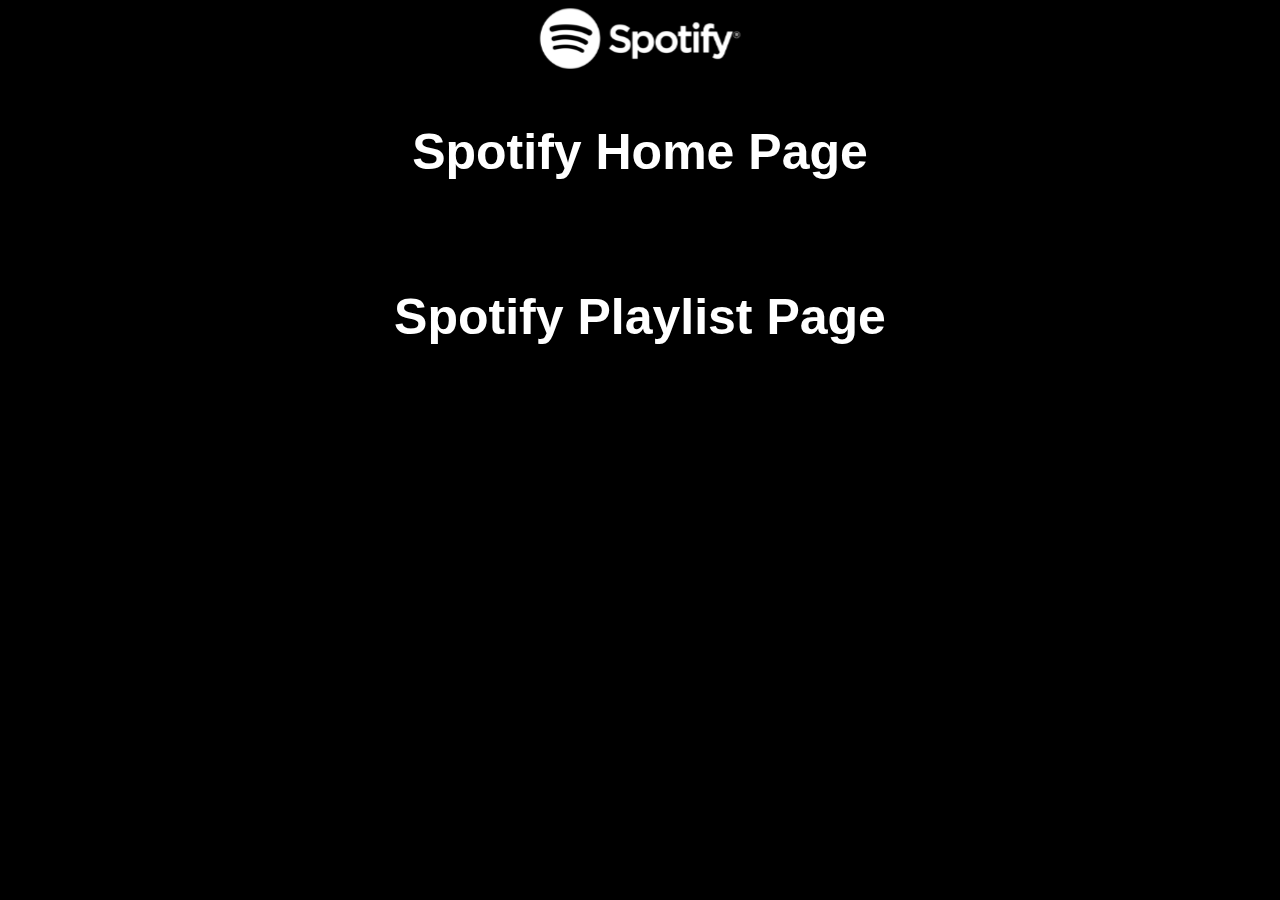
<file: index.html>
<!DOCTYPE html>
<html lang="en">

<head>
  <meta charset="UTF-8">
  <meta name="viewport" content="width=device-width, initial-scale=1.0">
  <style>
    h1 {
      font-size: 50px;
      font-family: 'Segoe UI', Tahoma, Geneva, Verdana, sans-serif;
      color: rgb(255, 255, 255);
      background-color: rgb(0, 0, 0);
      padding: 20px;
    }

    body {
      background-color: rgb(0, 0, 0);
      display: flex;
      justify-content: center;
      align-items: center;
      flex-direction: column;
    }

    a {
      text-decoration: none;
    }
    img{
      padding: 0px auto;
    }
  </style>
  <title>Spotify Clone</title>
</head>

<body>
  <img src="./assets/images/Spotify logo.svg"  alt="">
  <a href="./home.html" target="_blank"><h1>Spotify Home Page</h1></a>
  <a href="./playtlist.html" target="_blank"><h1>Spotify Playlist Page</h1></a>

</body>

</html>
</file>
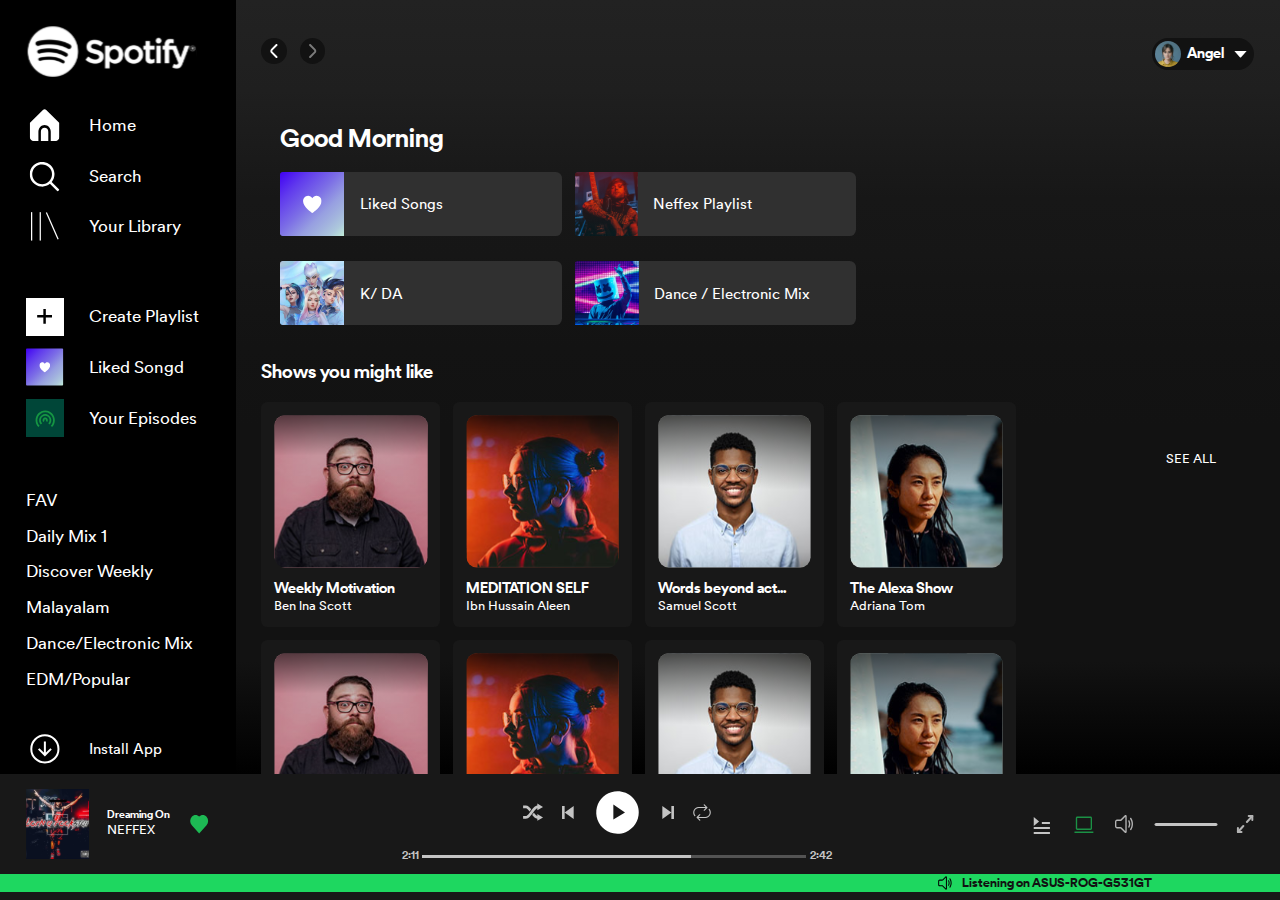
<file: home.html>
<!DOCTYPE html>
<html lang="en">

<head>
  <meta charset="UTF-8">
  <meta name="viewport" content="width=device-width, initial-scale=1.0">
  <link rel="stylesheet" href="style.css">
  <title>Spotify Clone</title>
</head>

<body>
  <div class="main">
    <div class="left_menu">
      <div class="side">
        <div class="logo marginbtm">
          <img src="./assets/images/Spotify logo.svg" alt="">
        </div>
        <div class="side_btns">
          <div><img src="./assets/images/fi-ss-home.svg" alt=""></div>Home
        </div>
        <div class="side_btns">
          <div><img src="./assets/images/fi-rs-search.svg" alt=""></div>Search
        </div>
        <div class="side_btns marginbtm">
          <div><img src="./assets/images/library.svg" alt=""></div>Your Library
        </div>
      </div>
      <div class="side">
        <div class="side_btns">
          <div style="background-color: white;"><img src="./assets/images/fi-ss-plus-small.svg" alt=""></div>Create
          Playlist
        </div>
        <div class="side_btns">
          <div><img src="./assets/images/Group 2.svg" alt=""></div>Liked Songd
        </div>
        <div class="side_btns">
          <div style="background-color: #004638;
        ;"><img src="./assets/images/gg_media-podcast.svg" alt=""></div>Your Episodes
        </div>
      </div>
      <div class="side">
        <h2 class="side_btns">FAV</h2>
        <h2 class="side_btns">Daily Mix 1</h2>
        <h2 class="side_btns">Discover Weekly</h2>
        <h2 class="side_btns">Malayalam</h2>
        <h2 class="side_btns">Dance/Electronic Mix</h2>
        <h2 class="side_btns">EDM/Popular</h2>
      </div>
      <div class="side_btns small">
        <div><img src="./assets/images/grommet-icons_install-option.svg" alt=""></div>
        Install App
      </div>
    </div>
    <div class="content">
      <div class="content_nav">
        <div class="arrows_contnr">
          <div class="arrow_box">
            <img src="./assets/images/fi-rr-angle-small-left.svg" alt="">
          </div>
          <div class="arrow_box">
            <img src="./assets/images/fi-rr-angle-small-right.svg" alt="">
          </div>
        </div>
        <div class="profile_toggle">
          <img class="profile_img" src="./assets/images/Ellipse 3.svg" alt="">
          <h5>Angel</h5>
          <img src="./assets/images/fi-ss-caret-down.svg" alt="">
        </div>

      </div>
      <div class="content_playlists">
        <h1>Good Morning</h1>
        <div class="playlists">
          <div class="playlist"><img class="plylist_img" src="./assets/images/liked.svg" alt="">Liked Songs</div>
          <div class="playlist"><img class="plylist_img" src="./assets/images/Group 1.svg" alt="">Neffex Playlist</div>
          <div class="playlist"><img class="plylist_img" src="./assets/images/k.svg" alt="">K/ DA</div>
          <div class="playlist"><img class="plylist_img" src="./assets/images/mash.svg" alt="">Dance / Electronic Mix
          </div>
        </div>
      </div>
      <div class="content_shows">
        <h2>Shows you might like</h2>
        <div class="shows">
          <div class="show">
            <img class="show_img" src="./assets/images/Rectangle 16.svg" alt="">
            <h5>Weekly Motivation</h5>
            <p>Ben lna Scott</p>
          </div>
          <div class="show">
            <img class="show_img" src="./assets/images/Rectangle 16 (1).svg" alt="">
            <h5>MEDITATION SELF</h5>
            <p>Ibn Hussain Aleen</p>
          </div>
          <div class="show">
            <img class="show_img" src="./assets/images/Rectangle 16 (2).svg" alt="">
            <h5>Words beyond act...</h5>
            <p>Samuel Scott</p>
          </div>
          <div class="show">
            <img class="show_img" src="./assets/images/Rectangle 16 (3).svg" alt="">
            <h5>The Alexa Show</h5>
            <p>Adriana Tom</p>
          </div>
          <div class="show">
            <img class="show_img" src="./assets/images/Rectangle 16.svg" alt="">
            <h5>Weekly Motivation</h5>
            <p>Ben lna Scott</p>
          </div>
          <div class="show">
            <img class="show_img" src="./assets/images/Rectangle 16 (1).svg" alt="">
            <h5>MEDITATION SELF</h5>
            <p>Ibn Hussain Aleen</p>
          </div>
          <div class="show">
            <img class="show_img" src="./assets/images/Rectangle 16 (2).svg" alt="">
            <h5>Words beyond act...</h5>
            <p>Samuel Scott</p>
          </div>
          <div class="show">
            <img class="show_img" src="./assets/images/Rectangle 16 (3).svg" alt="">
            <h5>The Alexa Show</h5>
            <p>Adriana Tom</p>
          </div>
          <div class="show">
            <img class="show_img" src="./assets/images/Rectangle 16.svg" alt="">
            <h5>Weekly Motivation</h5>
            <p>Ben lna Scott</p>
          </div>
          <div class="show">
            <img class="show_img" src="./assets/images/Rectangle 16 (1).svg" alt="">
            <h5>MEDITATION SELF</h5>
            <p>Ibn Hussain Aleen</p>
          </div>
          <div class="show">
            <img class="show_img" src="./assets/images/Rectangle 16 (2).svg" alt="">
            <h5>Words beyond act...</h5>
            <p>Samuel Scott</p>
          </div>
          <div class="show">
            <img class="show_img" src="./assets/images/Rectangle 16 (3).svg" alt="">
            <h5>The Alexa Show</h5>
            <p>Adriana Tom</p>
          </div>
          <div class="show">
            <img class="show_img" src="./assets/images/Rectangle 16.svg" alt="">
            <h5>Weekly Motivation</h5>
            <p>Ben lna Scott</p>
          </div>
          <div class="show">
            <img class="show_img" src="./assets/images/Rectangle 16 (1).svg" alt="">
            <h5>MEDITATION SELF</h5>
            <p>Ibn Hussain Aleen</p>
          </div>
          <div class="show">
            <img class="show_img" src="./assets/images/Rectangle 16 (2).svg" alt="">
            <h5>Words beyond act...</h5>
            <p>Samuel Scott</p>
          </div>
          <div class="show">
            <img class="show_img" src="./assets/images/Rectangle 16 (3).svg" alt="">
            <h5>The Alexa Show</h5>
            <p>Adriana Tom</p>
          </div>
          <div class="show">
            <img class="show_img" src="./assets/images/Rectangle 16.svg" alt="">
            <h5>Weekly Motivation</h5>
            <p>Ben lna Scott</p>
          </div>
          <div class="show">
            <img class="show_img" src="./assets/images/Rectangle 16 (1).svg" alt="">
            <h5>MEDITATION SELF</h5>
            <p>Ibn Hussain Aleen</p>
          </div>
          <div class="show">
            <img class="show_img" src="./assets/images/Rectangle 16 (2).svg" alt="">
            <h5>Words beyond act...</h5>
            <p>Samuel Scott</p>
          </div>
          <div class="show">
            <img class="show_img" src="./assets/images/Rectangle 16 (3).svg" alt="">
            <h5>The Alexa Show</h5>
            <p>Adriana Tom</p>
          </div>
          <div class="show">
            <img class="show_img" src="./assets/images/Rectangle 16.svg" alt="">
            <h5>Weekly Motivation</h5>
            <p>Ben lna Scott</p>
          </div>
          <div class="show">
            <img class="show_img" src="./assets/images/Rectangle 16 (1).svg" alt="">
            <h5>MEDITATION SELF</h5>
            <p>Ibn Hussain Aleen</p>
          </div>
          <div class="show">
            <img class="show_img" src="./assets/images/Rectangle 16 (2).svg" alt="">
            <h5>Words beyond act...</h5>
            <p>Samuel Scott</p>
          </div>
          <div class="show">
            <img class="show_img" src="./assets/images/Rectangle 16 (3).svg" alt="">
            <h5>The Alexa Show</h5>
            <p>Adriana Tom</p>
          </div>
          <div class="show">
            <img class="show_img" src="./assets/images/Rectangle 16.svg" alt="">
            <h5>Weekly Motivation</h5>
            <p>Ben lna Scott</p>
          </div>
          <div class="show">
            <img class="show_img" src="./assets/images/Rectangle 16 (1).svg" alt="">
            <h5>MEDITATION SELF</h5>
            <p>Ibn Hussain Aleen</p>
          </div>
          <div class="show">
            <img class="show_img" src="./assets/images/Rectangle 16 (2).svg" alt="">
            <h5>Words beyond act...</h5>
            <p>Samuel Scott</p>
          </div>
          <div class="show">
            <img class="show_img" src="./assets/images/Rectangle 16 (3).svg" alt="">
            <h5>The Alexa Show</h5>
            <p>Adriana Tom</p>
          </div>
          <div class="show">
            <img class="show_img" src="./assets/images/Rectangle 16.svg" alt="">
            <h5>Weekly Motivation</h5>
            <p>Ben lna Scott</p>
          </div>
          <div class="show">
            <img class="show_img" src="./assets/images/Rectangle 16 (1).svg" alt="">
            <h5>MEDITATION SELF</h5>
            <p>Ibn Hussain Aleen</p>
          </div>
          <div class="show">
            <img class="show_img" src="./assets/images/Rectangle 16 (2).svg" alt="">
            <h5>Words beyond act...</h5>
            <p>Samuel Scott</p>
          </div>
          <div class="show">
            <img class="show_img" src="./assets/images/Rectangle 16 (3).svg" alt="">
            <h5>The Alexa Show</h5>
            <p>Adriana Tom</p>
          </div>
        </div>
      </div>
    </div>
    <p class="see">SEE ALL</p>
  </div>
  <footer>
    <div class="player">
      <div class="song_details">
        <img src="./assets/images/Rectangle 20.svg" alt="">
        <div class="song_data">
          <h5>Dreaming On</h5>
          <p>NEFFEX</p>
        </div>
        <img src="./assets/images/bx_bxs-heart.svg" alt="">
      </div>
      <div class="player_contols">
        <div class="btns ">
          <img src="./assets/images/raphael_shuffle.svg" alt="" class="hidden500">
          <img src="./assets/images/bx_bx-skip-previous.svg" alt="" class="hidden500">
          <img src="./assets/images/gridicons_play.svg" alt="">
          <img src="./assets/images/bx_bx-skip-previous (1).svg" alt="" class="hidden500">
          <img src="./assets/images/fluent_arrow-repeat-all-20-regular.svg" alt="" class="hidden500">
        </div>
        <div class="bar">
          <h5>2:11</h5>
          <div class="progress_bar">
            <div class="progress">
            </div>
          </div>
          <h5>2:42</h5>
        </div>
      </div>
      <div class="sound_controls hidden500
        <img src="./assets/images/ph_microphone-stage.svg" class="hidden">
        <img src="./assets/images/carbon_query-queue.svg" alt="" class="hidden">
        <img src="./assets/images/carbon_laptop.svg" alt="" class="hidden">
        <img src="./assets/images/fluent_speaker-2-24-regular.svg" alt="">
        <img src="./assets/images/Rectangle 17.svg" class="rectangle hidden500">
        <img src="./assets/images/Group (1).svg" alt="" class="hidden">
      </div>

    </div>
    <div class="green_bottom hidden500">
      <img src="./assets/images/Group.svg" alt="">
      <p>Listening on ASUS-ROG-G531GT</p>
    </div>
  </footer>

</body>

</html>
</file>
<file: style.css>
@font-face {
  font-family: '.';
  src: url('assets/fonts/bbc2e9aca1a5d8d2e4336b6640783ce5.woff2') format('woff2');
  font-weight: 900;
  font-style: normal;
  font-display: swap;
}

@font-face {
  font-family: 'spoticon';
  src: url('assets/fonts/spoticon-Regular.woff2') format('woff2');
  font-weight: normal;
  font-style: normal;
  font-display: swap;
}

@font-face {
  font-family: '.';
  src: url('assets/fonts/be2a8aaff64ef21a2745e9aaef46cb60.woff2') format('woff2');
  font-weight: bold;
  font-style: normal;
  font-display: swap;
}

@font-face {
  font-family: '.';
  src: url('assets/fonts/8d5b372633b1adf2521a30ba4d0c7315.woff2') format('woff2');
  font-weight: 500;
  font-style: normal;
  font-display: swap;
}

@font-face {
  font-family: '.';
  src: url('assets/fonts/67fb58c82da4d2220bd68014c2fa6b6d.woff2') format('woff2');
  font-weight: bold;
  font-style: normal;
  font-display: swap;
}

@font-face {
  font-family: '.';
  src: url('assets/fonts/b9672b875ac9aa969151da3b68c91350.woff2') format('woff2');
  font-weight: 900;
  font-style: normal;
  font-display: swap;
}

@font-face {
  font-family: 'spoticon';
  src: url('assets/fonts/spoticon-Regular.woff2') format('woff2');
  font-weight: normal;
  font-style: normal;
  font-display: swap;
}

@font-face {
  font-family: '.';
  src: url('assets/fonts/fe2334d6ab2e37ce4dbb47ffd1ec9838.woff2') format('woff2');
  font-weight: bold;
  font-style: normal;
  font-display: swap;
}

@font-face {
  font-family: '.';
  src: url('assets/fonts/1380bc27714a0e90a78b33f4c4dc5154.woff2') format('woff2');
  font-weight: 500;
  font-style: normal;
  font-display: swap;
}

@font-face {
  font-family: '.';
  src: url('assets/fonts/abeebe9b72f9728ccf3d5f92e8c6faf4.woff2') format('woff2');
  font-weight: bold;
  font-style: normal;
  font-display: swap;
}

html{
  font-size: 100%;
}

 
*{
  padding: 0px;
  margin: 0px;
  box-sizing: border-box;
  font-family: '.';
}

body{
  background-color: black;
  color: white;
}

body::-webkit-scrollbar {
  display: none;
}

.main{
  display: flex;
  width: 100vw;
  height: 86vh;

}

.left_menu{
  width: 15%;
  margin: 2rem 2rem 0.5rem 2rem;
  display: flex;
  flex-direction: column;
  justify-content: space-between;

}

.logo>img{
  height: 4rem;
}

.marginbtm{
  margin-bottom: 2rem;
}
/* 
.side{
  margin: 2rem;
} */

.side_btns{
  display: flex;
  justify-content: start;
  align-items: center;
  font-size: 1.3rem;
  margin: 1rem 0rem ;
}
.side_btns>div{
  margin-right: 2rem;
  height: 38px;
  width: 38px;
  display: flex;
  justify-content: center;
  align-items: center;
}

h2.side_btns{
  font-weight: 500;
}

.small{
  font-size: 1.2rem;
  align-items: center;
  margin: 0rem;
  /* padding: 0rem 1rem; */
}


.content{
  width: 85%;
  background: linear-gradient(180deg, #222222 0%, #1F1F1F 11.64%, #171717 25.66%, #161616 32.94%, #151515 35.98%, #131313 44.89%, #121212 55.22%, #121212 75.34%, #121212 85.45%, rgba(18, 18, 18, 0) 100%);
  /* padding: 2rem; */
  overflow-y: scroll;
  position: relative;
}

.content_nav, .content_playlists, .content_shows{
  margin: 2rem;
}


.content::-webkit-scrollbar {
  display: none;
}

.content_nav{
  display: flex;
  justify-content: space-between;

  padding: 1rem 0rem;
}

.arrows_contnr{
  display: flex;
  justify-content: space-between;
  width: 5rem;
}
.arrow_box{
  display: flex;
  justify-content: center;
  align-items: center;
  border-radius: 1rem;
  height: 2rem;
  width: 2rem;
  background-color: #121212;
}

.profile_toggle{
  display: flex;
  width: 8rem;
  padding: 3px;
  justify-content: space-between;
  align-items: center;
  background-color: #121212;
  border-radius: 25px;
}
.profile_img{
  height: 2rem;
}
.profile_toggle>h5{
  font-size: 1.2rem;
}

.content_playlists{
  padding: 1.5rem 1.5rem 0rem 1.5rem;
}
.content_playlists>h1{
  font-size: 2rem;
  margin-bottom: 1.5rem;
}

.playlists{
  display: flex;
  flex-wrap: wrap;
  /* justify-content: space; */
  gap: 1rem;
  width: 80%;
  margin-bottom: 2rem;
}
.playlist{
  display: flex;
  align-items: center;
  margin-bottom: 1rem;
  background-color: #303030;
  height: 5rem;
  width: 22rem;
  border-radius: 0.5rem;
  font-size: 1.2rem;
  text-align: center;
}
.playlist:hover{
  cursor: pointer;
  box-shadow: 1px 1px 10px gray;
}
.plylist_img{
  height: 5rem;
  margin-right: 1.2rem;
}

.content_shows>h2{
  margin-bottom: 1.5rem;
}
.shows{
  width: 90%;
  /* height: 20rem; */
  display: flex;
  flex-wrap: wrap;
  gap: 2rem;
}

.show{
  display: flex;
  flex-direction: column;
  justify-content: center;
  background-color: #181818;
  padding: 1rem;
  border-radius: 0.5rem;
  /* height: 15rem; */
  /* width: 12rem; */
}

.show:hover{
  cursor: pointer;
  box-shadow: 1px 1px 10px gray;
}
.show>img{
  height: 12rem;
  margin-bottom: 1rem;
}
.show>h5{
  font-size: 1.2rem;
}

.see{
  position: absolute;
  top: 50%;
  right: 5rem;
}

footer{
  background-color: #181818;
  height: 14vh;
}

.player{
  display: flex;
  justify-content: space-between;
  align-items: center;
  padding: 1rem 2rem 1rem 2rem;

}

.song_details{
  display: flex;
  align-items: center;
  justify-content: space-between;
  /* padding: 1rem 2rem 1rem 2rem; */
  width: 15%;
  
}

.btns{
  display: flex;
  justify-content: space-between;
  width: 15rem;
  margin-bottom: 1rem;
}

.bar{
  display: flex;
  justify-content: center;
  align-items: center;
}

.bar>h5{
  color:#C4C4C4;
  ;
}

.player_contols{
  display: flex;
  flex-direction: column;
  justify-content: center;
  align-items: center;
  
}
.progress_bar{
  height: 3px;
  width: 30rem;
  background-color: #535353;
  margin: 0rem 0.3rem;
}

.progress{
  width: 70%;
  height: 3px;
  background-color: #C4C4C4;
  ;
}





.sound_controls{
  width: 18rem;
  display: flex;
  justify-content: space-between;
  align-items: center;
}



.green_bottom{
  background-color:  #1ED760;
  color: #121212;
  height: 1.4rem;
  display: flex;
  justify-content: end;
  align-items: center;
}

.green_bottom>img{
margin-right: 10px;
}
.green_bottom>p{
  font-size: 1.0rem;
  font-weight: 600;
  margin-right: 10rem;
}

.btm_img>img{
  width: 100%;
}

.playlist_details{
  padding-top: 8rem;
  display: flex;
  flex-direction: column;
  background-image: linear-gradient(#8caaa3, #000000);
  padding: 2rem;
  padding-top: 6rem;
}
.playlist_details_content{
  display: flex;
}

.playlist_img{
  margin-right: 2rem;
}
.playlist_data{
  display: flex;
  flex-direction: column;
  justify-content: end;
}
.playlist_data>h2{
  font-weight: 500;
  font-size: 1rem;
  text-transform: uppercase;
  margin-bottom: 10px;
}
.playlist_data>h1{
  font-weight: 900;
  font-size: 4rem;
  margin-bottom: 10px;
}

.playlist_data>p{
  color:#FFFFFF;
  font-weight: 500;
  font-size: 15px;
  margin-bottom: 8px;
}

.playlist_btns{
  width: 10%;
  display: flex;
  justify-content: space-between;
  align-items: center;
  margin: 1rem 0rem;
}

.songs_data{
  display: flex;
  justify-content: space-between;
  padding-right: 27rem;
}

.songs_data>p{
  margin-top: 1rem;
  font-size: 14px;
  color:#FFFFFF;
  opacity: 0.5;
}

.songs{
  padding: 0rem 1rem;
  background-color: #000000;
}

.song{
  display: flex;
  justify-content: space-between;
  align-items: center;
}
.song>div{
  display: flex;
  justify-content: space-between;
  align-items: center;
  width: 12rem;
}
.playing{
  height: 60px;
}


@media screen and (max-width:1700px) {

  html{
      font-size: 90%;
    }

    .songs_data{
      padding-right: 24rem;
    }
}

@media screen and (max-width:1300px) {

  html{
      font-size: 80%;
    }

    .shows{
      gap: 1rem;
    }

    .rectangle{
      height: 3px;
    }

    .songs_data{
      padding-right: 20rem;
    }
}

@media screen and (max-width:1100px) {

  html{
      font-size: 65%;
    }

}



@media screen and (max-width:1000px) {

  html{
      font-size: 65%;
    }

    .left_menu, .see{
      display: none;
    }
    .content{
      width: 100vw;
      /* padding: 3rem; */
    }
    .shows, .playlists{
      width: 100%;
    }

    .shows{
      justify-content: space-evenly; 
    }
    .playlists{
      gap: 2rem;
    }

    .hidden{
      display: none;
    }
    .song_details {
      width: auto;
    }

    .sound_controls{
      width: 10rem;
    }
    .songs_data{
      padding-right: 15rem;
    }
}

@media screen and (max-width:600px) {

  html{
      font-size: 60%;
    }
    .bar{
      display: none;
    }
    .playing{
      /* height: 50px; */
      width: 60px;
      height: 60px;
    }
    .play_btn{
      width: 10px;
    }
    .song>div{
      width: 20rem;
    }
    .song>p{
      display: none;
    }
    .song-name>h3{
      font-size: 1.5rem;
    }
    
    .song>div{
      justify-content: space-evenly;
    }
    .date{
      display: none;
    }
    .songs_data{
      padding-right: 0rem;
      padding: 0rem 2rem;
    }
}


@media screen and (max-width:500px) {
  
  /* html{
      font-size: 60%;
    } */
    .bar{
      display: none;
    }
    .playlists{
      gap: 1rem;
      justify-content: space-evenly;
    }

    .playlist{
      width: 18rem;
    }
    .sound_controls{
      width: auto;
    }
    .btns{
      width: auto;
    } 
    .btns>img{
      height: 3.5rem;
    }
    .hidden500{
      display: none;
    }
    .player
    .song_data{
      margin: 0rem 1rem ;
    }
    footer{
      height: auto;
    }
    .playlist_details_content{
      flex-direction: column;
      align-items: center;
    }
    .playlist_data{
      /* text-align: center; */
     
    }
}

@media screen and (max-width:410px) {

  .content_playlists, .content_shows{
    text-align: center;
  }
  .playlist{
    width: 15rem;
  }
}
</file>
